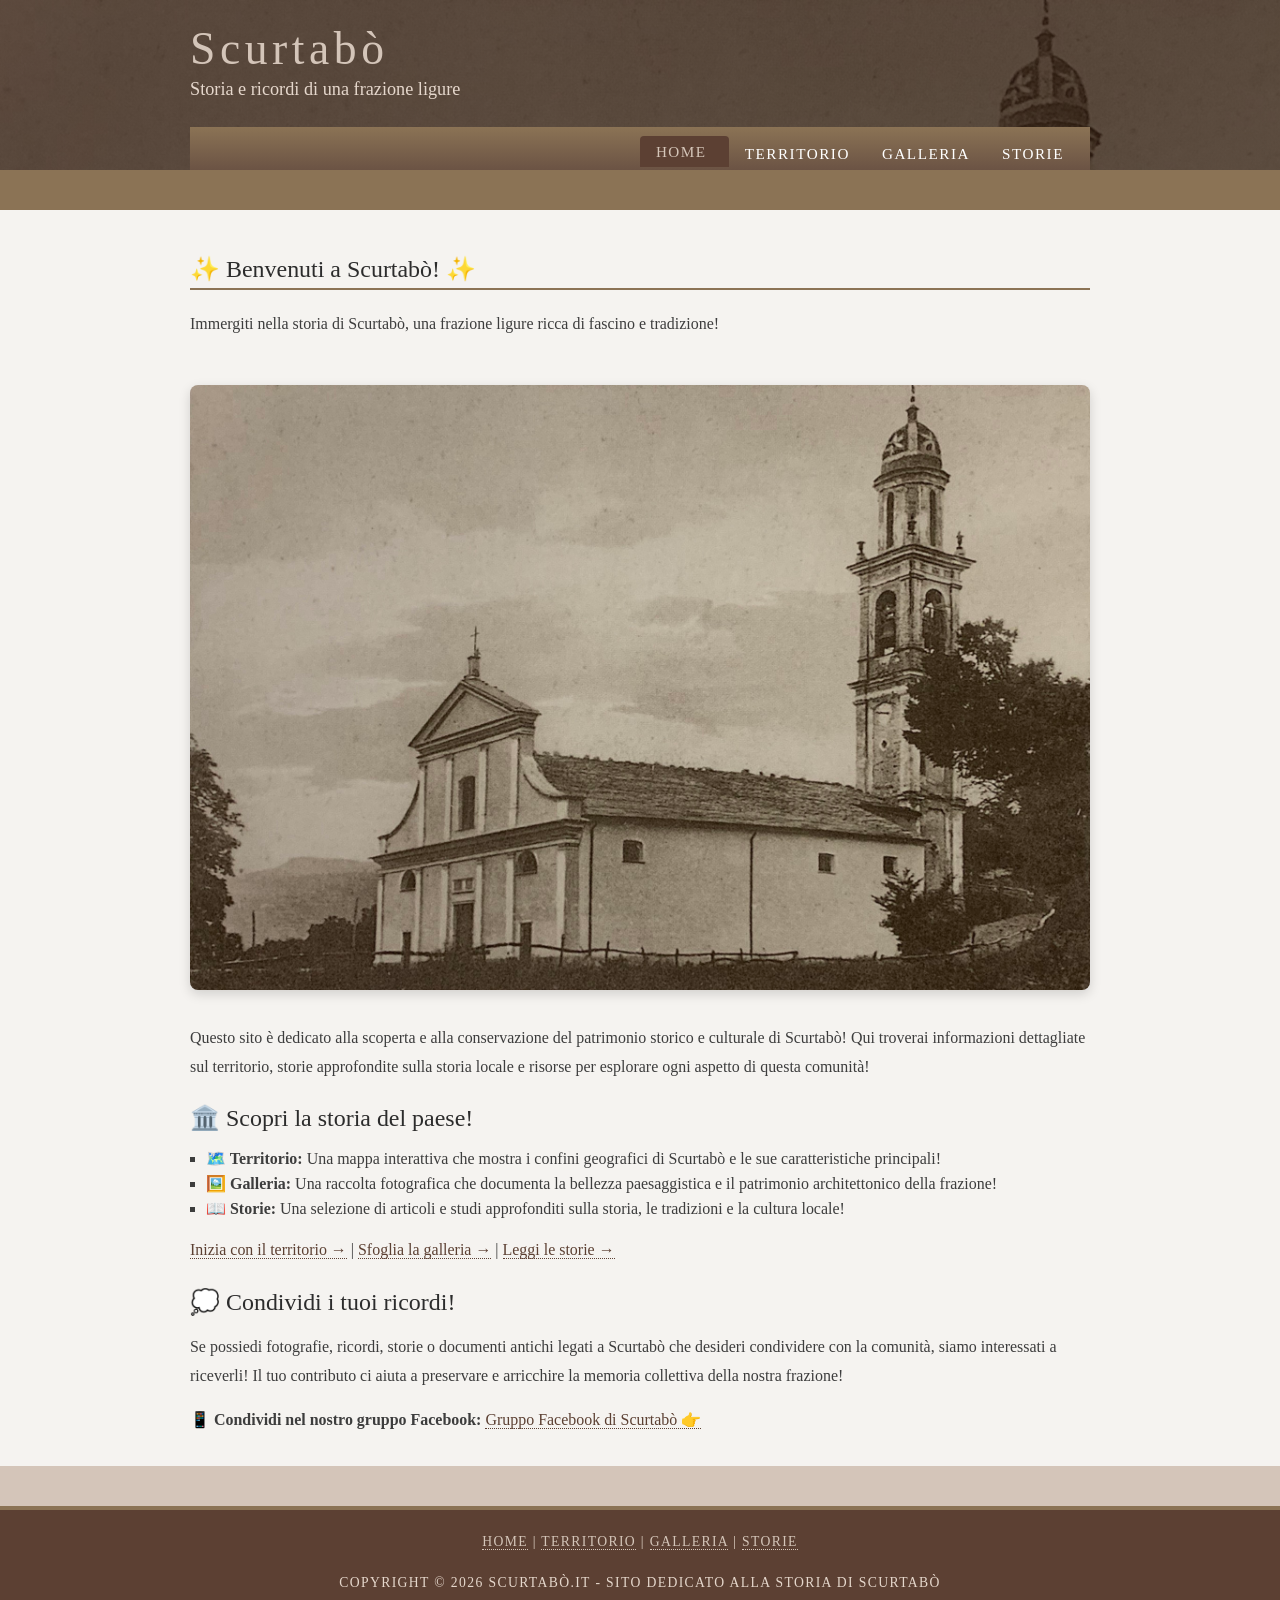
<file: index.html>
<!DOCTYPE HTML>
<html lang="it">

<head>
  <title>Scurtabò - Storia e ricordi</title>
  <meta charset="UTF-8">
  <meta name="viewport" content="width=device-width, initial-scale=1.0">
  <meta name="description" content="Scopri la storia, le tradizioni e il territorio di Scurtabò, una frazione ligure ricca di cultura e fascino." />
  <meta name="keywords" content="Scurtabò, Liguria, storia, territorio, tradizioni" />
  <link rel="stylesheet" type="text/css" href="style.css" />
  
  <!-- Favicon -->
  <link rel="icon" type="image/x-icon" href="favicon.ico">
  <link rel="icon" type="image/png" sizes="16x16" href="favicon-16x16.png">
  <link rel="icon" type="image/png" sizes="32x32" href="favicon-32x32.png">
  <link rel="apple-touch-icon" href="apple-touch-icon.png">
  <link rel="manifest" href="site.webmanifest">
</head>

<body>
  <div id="main">
    <div id="header">
      <div id="logo">
        <div id="logo_text">
          <h1><a href="index.html">Scurtab<span class="logo_colour">ò</span></a></h1>
          <h2>Storia e ricordi di una frazione ligure</h2>
        </div>
      </div>
      <div id="menubar">
        <ul id="menu">
          <li class="selected"><a href="index.html">Home</a></li>
          <li><a href="territorio.html">Territorio</a></li>
          <li><a href="galleria.html">Galleria</a></li>
          <li><a href="storie/index.html">Storie</a></li>
        </ul>
      </div>
    </div>
    <div id="content_header"></div>
    <div id="site_content">
      <div id="content">
        <h1>✨ Benvenuti a Scurtabò! ✨</h1>
        <p>Immergiti nella storia di Scurtabò, una frazione ligure ricca di fascino e tradizione!</p>
        
        <div style="text-align: center; margin: 30px 0;">
          <img src="images/foto-chiesa_ridotta.jpg" alt="Chiesa di Scurtabò" style="max-width: 100%; height: auto; border-radius: 8px; box-shadow: 0 4px 12px rgba(0,0,0,0.15);">
        </div>
        
        <p>Questo sito è dedicato alla scoperta e alla conservazione del patrimonio storico e culturale di Scurtabò! Qui troverai informazioni dettagliate sul territorio, storie approfondite sulla storia locale e risorse per esplorare ogni aspetto di questa comunità!</p>
        
        <h2>🏛️ Scopri la storia del paese!</h2>
        <ul>
          <li><strong>🗺️ Territorio:</strong> Una mappa interattiva che mostra i confini geografici di Scurtabò e le sue caratteristiche principali!</li>
          <li><strong>🖼️ Galleria:</strong> Una raccolta fotografica che documenta la bellezza paesaggistica e il patrimonio architettonico della frazione!</li>
          <li><strong>📖 Storie:</strong> Una selezione di articoli e studi approfonditi sulla storia, le tradizioni e la cultura locale!</li>
        </ul>
        <p><a href="territorio.html">Inizia con il territorio →</a> | <a href="galleria.html">Sfoglia la galleria →</a> | <a href="storie/index.html">Leggi le storie →</a></p>
        
        <h2>💭 Condividi i tuoi ricordi!</h2>
        <p>Se possiedi fotografie, ricordi, storie o documenti antichi legati a Scurtabò che desideri condividere con la comunità, siamo interessati a riceverli! Il tuo contributo ci aiuta a preservare e arricchire la memoria collettiva della nostra frazione!</p>
        <p><strong>📱 Condividi nel nostro gruppo Facebook:</strong> <a href="https://www.facebook.com/share/g/1ajuWwCtbT/?mibextid=wwXIfr" target="_blank">Gruppo Facebook di Scurtabò 👉</a></p>
      </div>
    </div>
    <div id="content_footer"></div>
    <div id="footer">
      <p><a href="index.html">Home</a> | <a href="territorio.html">Territorio</a> | <a href="galleria.html">Galleria</a> | <a href="storie/index.html">Storie</a></p>
      <p>Copyright © 2026 Scurtabò.it - Sito dedicato alla storia di Scurtabò</p>
    </div>
  </div>
</body>

</html>
</file>
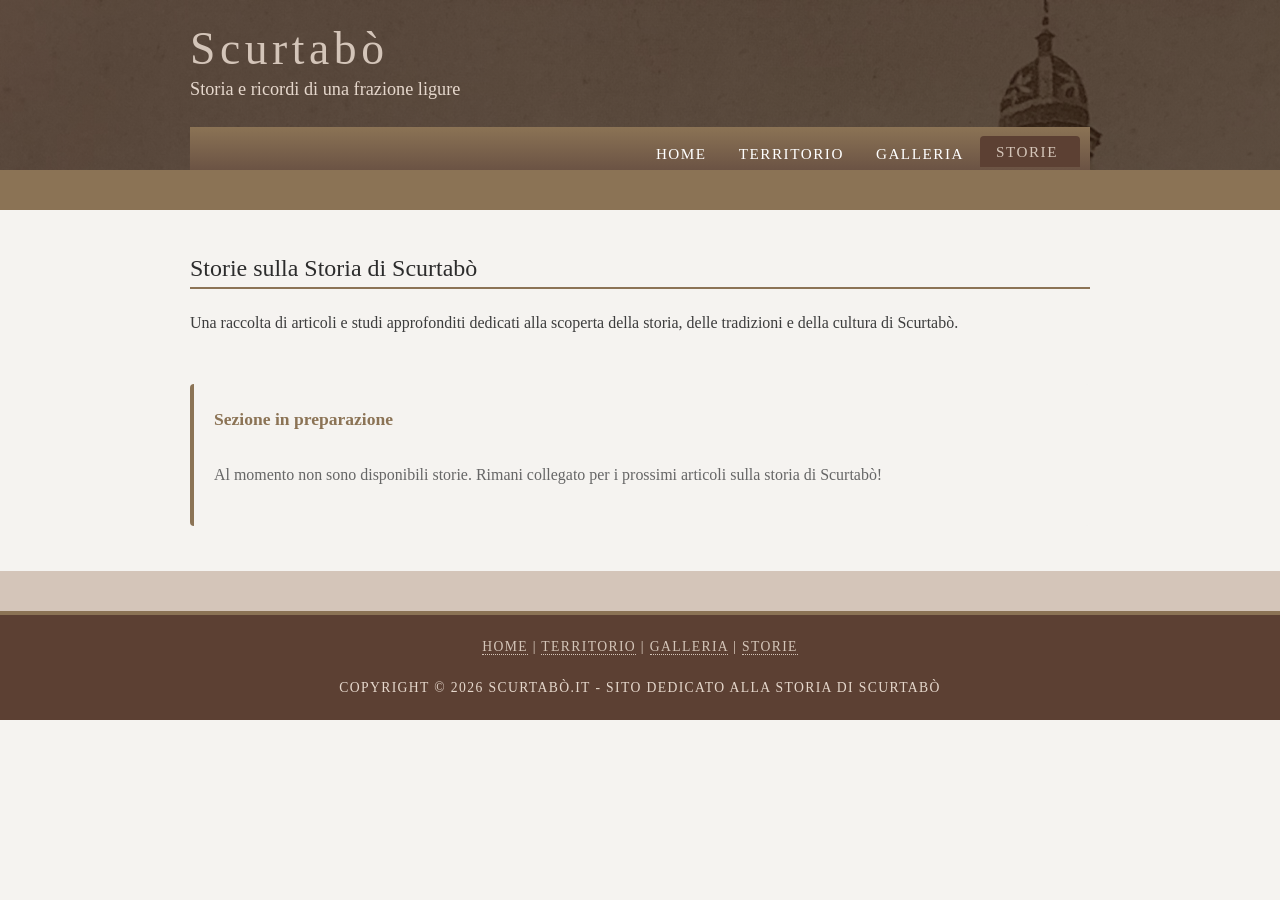
<file: saggi/index.html>
<!DOCTYPE HTML>
<html lang="it">
<head>
    <meta charset="UTF-8">
    <meta name="viewport" content="width=device-width, initial-scale=1.0">
    <title>Storie – Scurtabò</title>
    <link rel="stylesheet" type="text/css" href="../style.css" />
    
    <!-- Favicon -->
    <link rel="icon" type="image/x-icon" href="../favicon.ico">
    <link rel="icon" type="image/png" sizes="16x16" href="../favicon-16x16.png">
    <link rel="icon" type="image/png" sizes="32x32" href="../favicon-32x32.png">
    <link rel="apple-touch-icon" href="../apple-touch-icon.png">
    <link rel="manifest" href="../site.webmanifest">
</head>

<body>
  <div id="main">
    <div id="header">
      <div id="logo">
        <div id="logo_text">
          <h1><a href="../index.html">Scurtab<span class="logo_colour">ò</span></a></h1>
          <h2>Storia e ricordi di una frazione ligure</h2>
        </div>
      </div>
      <div id="menubar">
        <ul id="menu">
          <li><a href="../index.html">Home</a></li>
          <li><a href="../territorio.html">Territorio</a></li>
          <li><a href="../galleria.html">Galleria</a></li>
          <li class="selected"><a href="index.html">Storie</a></li>
        </ul>
      </div>
    </div>
    <div id="content_header"></div>
    <div id="site_content">
      <div id="content">
        <h1>Storie sulla Storia di Scurtabò</h1>
        <p>Una raccolta di articoli e studi approfonditi dedicati alla scoperta della storia, delle tradizioni e della cultura di Scurtabò.</p>
        
        <div style="background: #F5F3F0; border-left: 4px solid #8B7355; padding: 20px; margin: 30px 0; border-radius: 4px;">
          <p style="color: #8B7355; font-size: 1.1em; margin: 0;"><strong>Sezione in preparazione</strong></p>
          <p style="margin: 10px 0 0 0; color: #666;">Al momento non sono disponibili storie. Rimani collegato per i prossimi articoli sulla storia di Scurtabò!</p>
        </div>
      </div>
    </div>
    <div id="content_footer"></div>
    <div id="footer">
      <p><a href="../index.html">Home</a> | <a href="../territorio.html">Territorio</a> | <a href="../galleria.html">Galleria</a> | <a href="index.html">Storie</a></p>
      <p>Copyright © 2026 Scurtabò.it - Sito dedicato alla storia di Scurtabò</p>
    </div>
  </div>
</body>

</html>
</file>
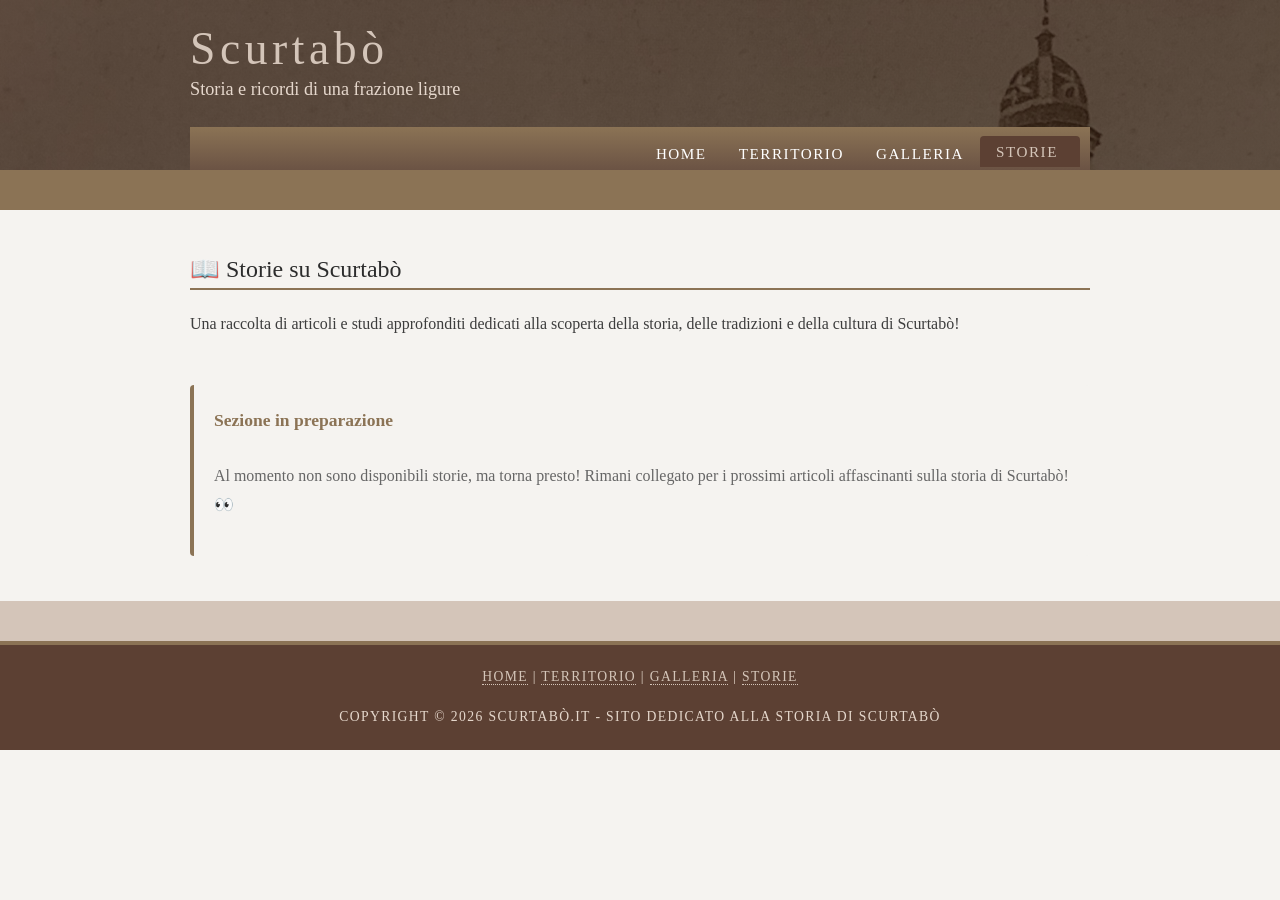
<file: storie/index.html>
<!DOCTYPE HTML>
<html lang="it">
<head>
    <meta charset="UTF-8">
    <meta name="viewport" content="width=device-width, initial-scale=1.0">
    <title>Storie – Scurtabò</title>
    <link rel="stylesheet" type="text/css" href="../style.css" />
    
    <!-- Favicon -->
    <link rel="icon" type="image/x-icon" href="../favicon.ico">
    <link rel="icon" type="image/png" sizes="16x16" href="../favicon-16x16.png">
    <link rel="icon" type="image/png" sizes="32x32" href="../favicon-32x32.png">
    <link rel="apple-touch-icon" href="../apple-touch-icon.png">
    <link rel="manifest" href="../site.webmanifest">
</head>

<body>
  <div id="main">
    <div id="header">
      <div id="logo">
        <div id="logo_text">
          <h1><a href="../index.html">Scurtab<span class="logo_colour">ò</span></a></h1>
          <h2>Storia e ricordi di una frazione ligure</h2>
        </div>
      </div>
      <div id="menubar">
        <ul id="menu">
          <li><a href="../index.html">Home</a></li>
          <li><a href="../territorio.html">Territorio</a></li>
          <li><a href="../galleria.html">Galleria</a></li>
          <li class="selected"><a href="index.html">Storie</a></li>
        </ul>
      </div>
    </div>
    <div id="content_header"></div>
    <div id="site_content">
      <div id="content">
        <h1>📖 Storie su Scurtabò</h1>
        <p>Una raccolta di articoli e studi approfonditi dedicati alla scoperta della storia, delle tradizioni e della cultura di Scurtabò!</p>
        
        <div style="background: #F5F3F0; border-left: 4px solid #8B7355; padding: 20px; margin: 30px 0; border-radius: 4px;">
          <p style="color: #8B7355; font-size: 1.1em; margin: 0;"><strong>Sezione in preparazione</strong></p>
          <p style="margin: 10px 0 0 0; color: #666;">Al momento non sono disponibili storie, ma torna presto! Rimani collegato per i prossimi articoli affascinanti sulla storia di Scurtabò! 👀</p>
        </div>
      </div>
    </div>
    <div id="content_footer"></div>
    <div id="footer">
      <p><a href="../index.html">Home</a> | <a href="../territorio.html">Territorio</a> | <a href="../galleria.html">Galleria</a> | <a href="index.html">Storie</a></p>
      <p>Copyright © 2026 Scurtabò.it - Sito dedicato alla storia di Scurtabò</p>
    </div>
  </div>
</body>

</html>
</file>
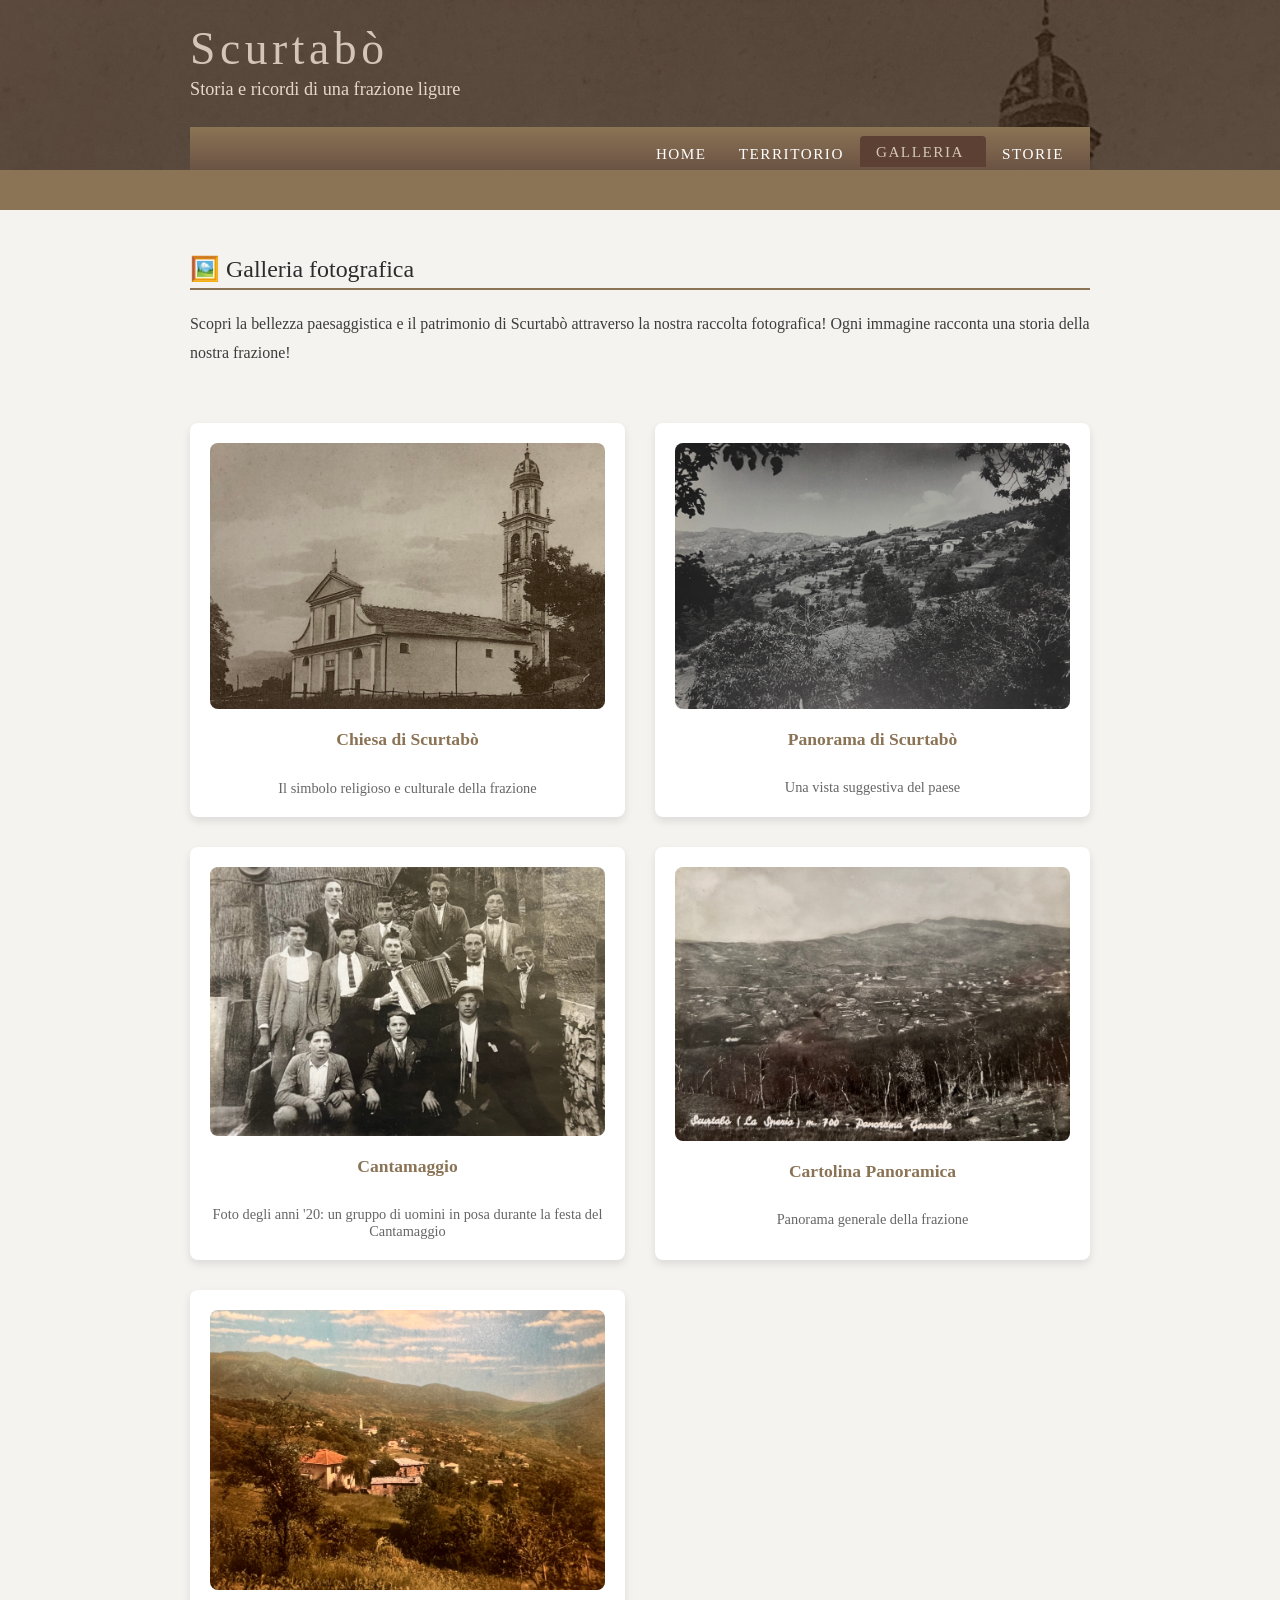
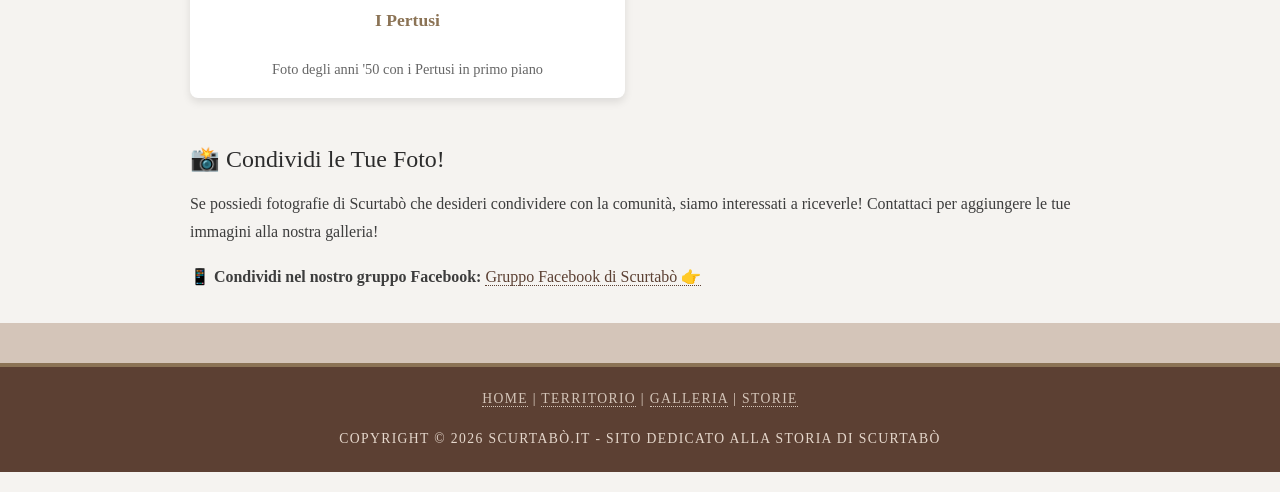
<file: galleria.html>
<!DOCTYPE HTML>
<html lang="it">
<head>
    <meta charset="UTF-8">
    <meta name="viewport" content="width=device-width, initial-scale=1.0">
    <title>Galleria – Scurtabò</title>
    <link rel="stylesheet" type="text/css" href="style.css" />
    
    <!-- Favicon -->
    <link rel="icon" type="image/x-icon" href="favicon.ico">
    <link rel="icon" type="image/png" sizes="16x16" href="favicon-16x16.png">
    <link rel="icon" type="image/png" sizes="32x32" href="favicon-32x32.png">
    <link rel="apple-touch-icon" href="apple-touch-icon.png">
    <link rel="manifest" href="site.webmanifest">
    <style>
        .gallery-container {
            display: grid;
            grid-template-columns: repeat(auto-fit, minmax(300px, 1fr));
            gap: 30px;
            margin: 40px 0;
        }
        
        .gallery-item {
            text-align: center;
            background: white;
            padding: 20px;
            border-radius: 8px;
            box-shadow: 0 4px 8px rgba(0,0,0,0.1);
            transition: transform 0.3s ease, box-shadow 0.3s ease;
        }
        
        .gallery-item:hover {
            transform: translateY(-5px);
            box-shadow: 0 8px 16px rgba(0,0,0,0.2);
        }
        
        .gallery-item img {
            width: 100%;
            height: auto;
            border-radius: 8px;
            display: block;
        }
        
        .gallery-item p {
            margin-top: 15px;
            color: #8B7355;
            font-weight: bold;
            font-size: 1.1em;
        }
        
        .gallery-item .description {
            font-size: 0.9em;
            color: #666;
            margin-top: 8px;
            font-weight: normal;
        }
    </style>
</head>

<body>
  <div id="main">
    <div id="header">
      <div id="logo">
        <div id="logo_text">
          <h1><a href="index.html">Scurtab<span class="logo_colour">ò</span></a></h1>
          <h2>Storia e ricordi di una frazione ligure</h2>
        </div>
      </div>
      <div id="menubar">
        <ul id="menu">
          <li><a href="index.html">Home</a></li>
          <li><a href="territorio.html">Territorio</a></li>
          <li class="selected"><a href="galleria.html">Galleria</a></li>
          <li><a href="storie/index.html">Storie</a></li>
        </ul>
      </div>
    </div>
    <div id="content_header"></div>
    <div id="site_content">
      <div id="content">
        <h1>🖼️ Galleria fotografica</h1>
        <p>Scopri la bellezza paesaggistica e il patrimonio di Scurtabò attraverso la nostra raccolta fotografica! Ogni immagine racconta una storia della nostra frazione!</p>
        
        <div class="gallery-container">
          <div class="gallery-item">
            <img src="images/foto-chiesa_ridotta.jpg" alt="Chiesa di Scurtabò">
            <p>Chiesa di Scurtabò</p>
            <div class="description">Il simbolo religioso e culturale della frazione</div>
          </div>
          
          <div class="gallery-item">
            <img src="images/foto-panorama_ridotta.jpg" alt="Panorama di Scurtabò">
            <p>Panorama di Scurtabò</p>
            <div class="description">Una vista suggestiva del paese</div>
          </div>
          
          <div class="gallery-item">
            <img src="images/cantamaggio_ridotta.jpg" alt="Cantamaggio">
            <p>Cantamaggio</p>
            <div class="description">Foto degli anni '20: un gruppo di uomini in posa durante la festa del Cantamaggio</div>
          </div>
          
          <div class="gallery-item">
            <img src="images/cartolina_ridotta.jpg" alt="Cartolina di Scurtabò">
            <p>Cartolina Panoramica</p>
            <div class="description">Panorama generale della frazione</div>
          </div>
          
          <div class="gallery-item">
            <img src="images/perpetua_ridotta.jpg" alt="I Pertusi negli anni '50">
            <p>I Pertusi</p>
            <div class="description">Foto degli anni '50 con i Pertusi in primo piano</div>
          </div>
        </div>
        
        <h2>📸 Condividi le Tue Foto!</h2>
        <p>Se possiedi fotografie di Scurtabò che desideri condividere con la comunità, siamo interessati a riceverle! Contattaci per aggiungere le tue immagini alla nostra galleria!</p>
        <p><strong>📱 Condividi nel nostro gruppo Facebook:</strong> <a href="https://www.facebook.com/share/g/1ajuWwCtbT/?mibextid=wwXIfr" target="_blank">Gruppo Facebook di Scurtabò 👉</a></p>
      </div>
    </div>
    <div id="content_footer"></div>
    <div id="footer">
      <p><a href="index.html">Home</a> | <a href="territorio.html">Territorio</a> | <a href="galleria.html">Galleria</a> | <a href="storie/index.html">Storie</a></p>
      <p>Copyright © 2026 Scurtabò.it - Sito dedicato alla storia di Scurtabò</p>
    </div>
  </div>
</body>

</html>
</file>
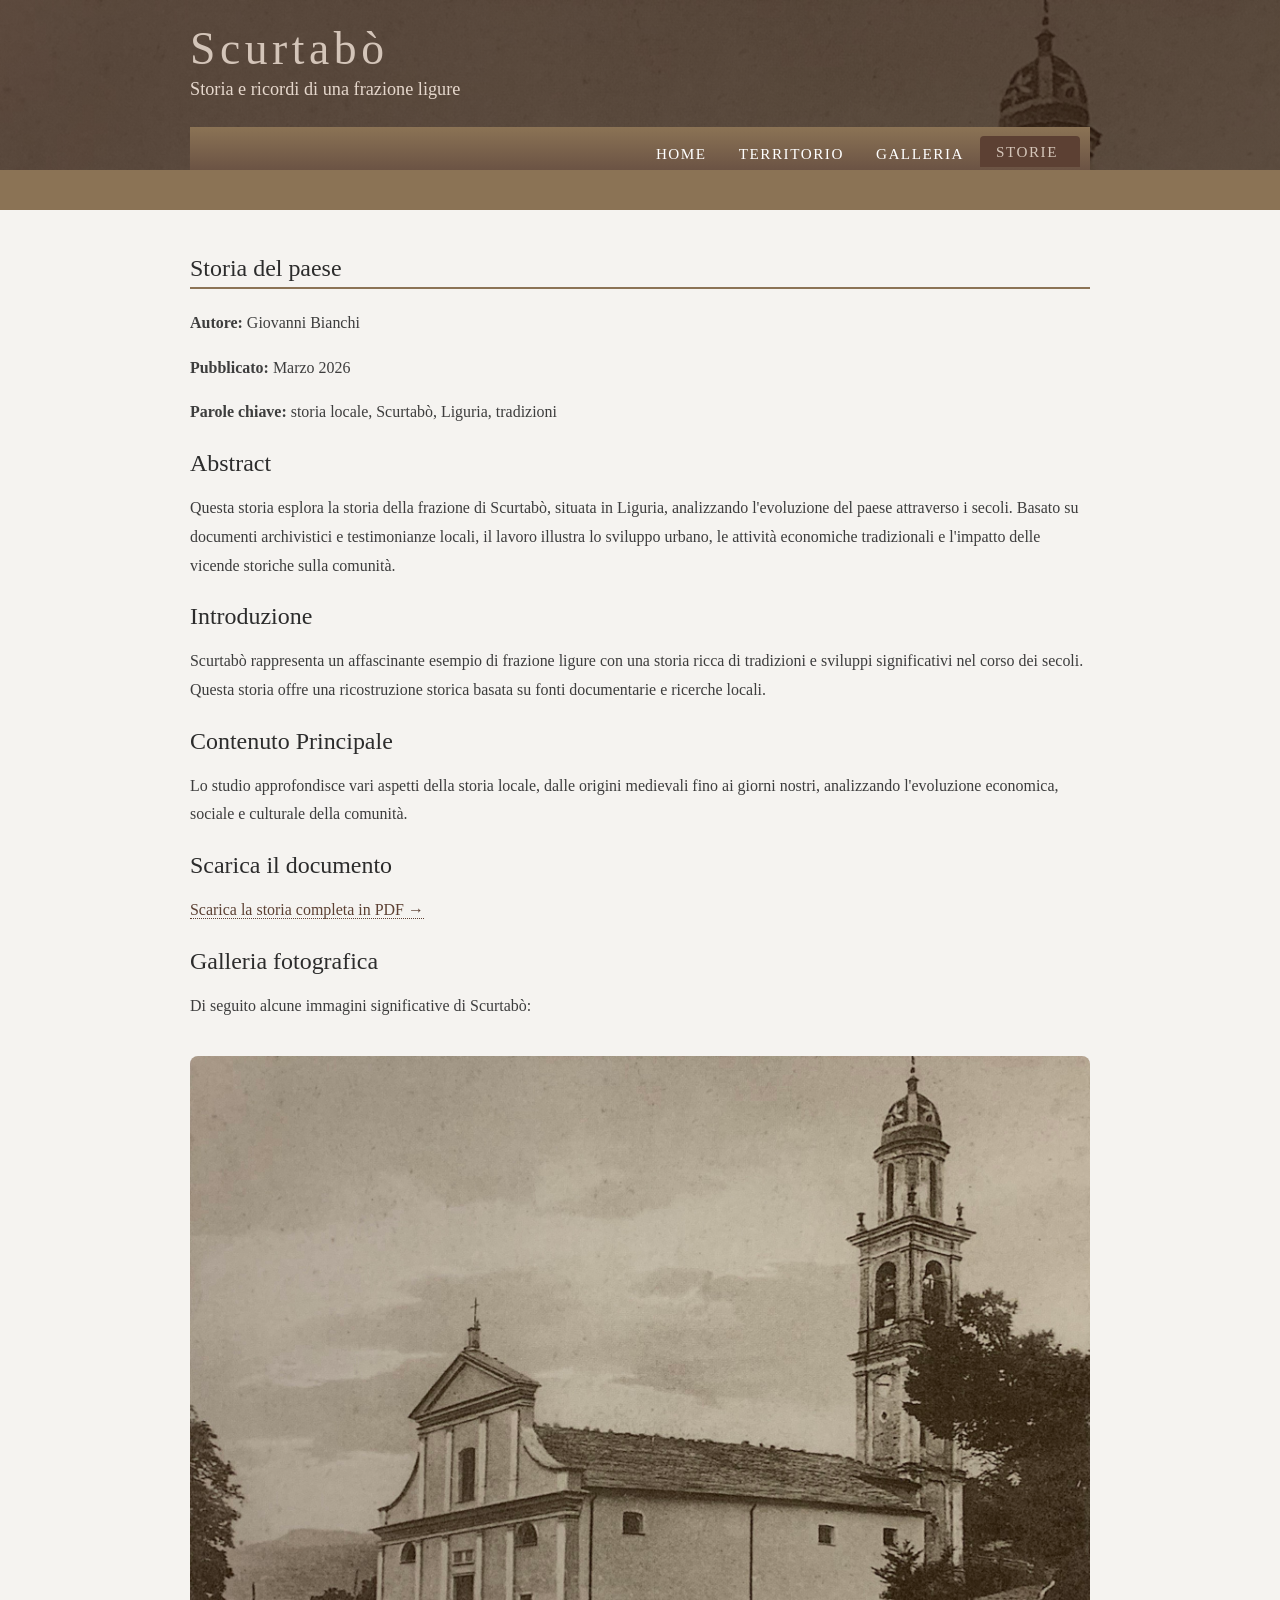
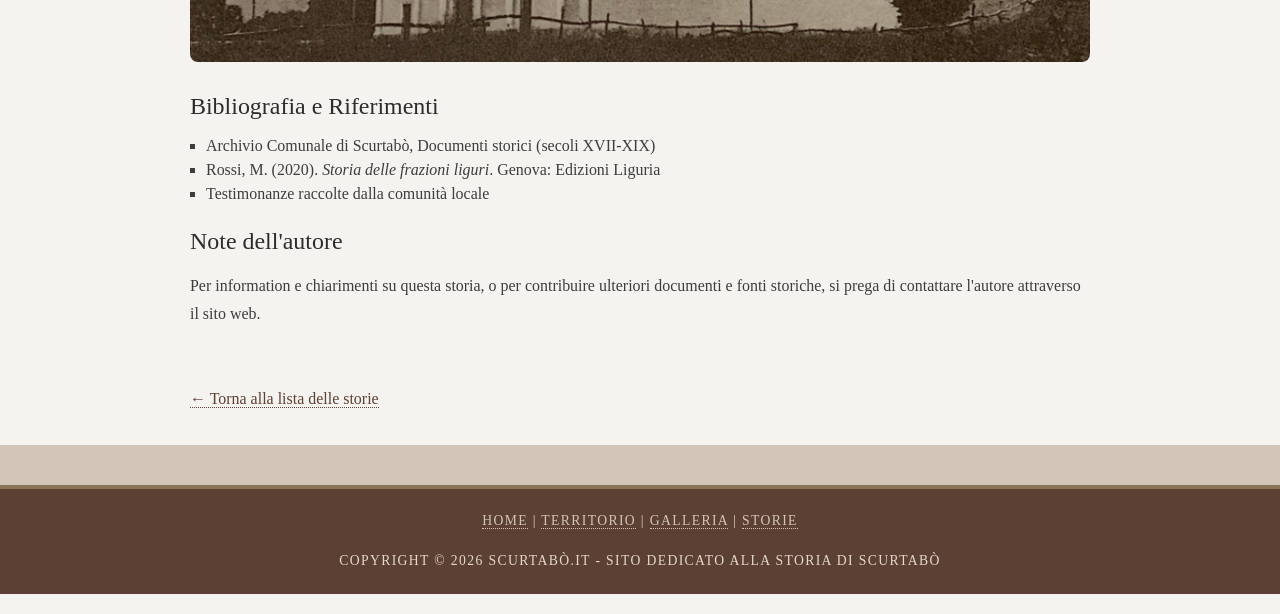
<file: saggi/saggio1.html>
<!DOCTYPE HTML>
<html lang="it">
<head>
    <meta charset="UTF-8">
    <meta name="viewport" content="width=device-width, initial-scale=1.0">
    <title>Storia 1 – Scurtabò</title>
    <link rel="stylesheet" type="text/css" href="../style.css" />
    
    <!-- Favicon -->
    <link rel="icon" type="image/x-icon" href="../favicon.ico">
    <link rel="icon" type="image/png" sizes="16x16" href="../favicon-16x16.png">
    <link rel="icon" type="image/png" sizes="32x32" href="../favicon-32x32.png">
    <link rel="apple-touch-icon" href="../apple-touch-icon.png">
    <link rel="manifest" href="../site.webmanifest">
</head>

<body>
  <div id="main">
    <div id="header">
      <div id="logo">
        <div id="logo_text">
          <h1><a href="../index.html">Scurtab<span class="logo_colour">ò</span></a></h1>
          <h2>Storia e ricordi di una frazione ligure</h2>
        </div>
      </div>
      <div id="menubar">
        <ul id="menu">
          <li><a href="../index.html">Home</a></li>
          <li><a href="../territorio.html">Territorio</a></li>
          <li><a href="../galleria.html">Galleria</a></li>
          <li class="selected"><a href="index.html">Storie</a></li>
        </ul>
      </div>
    </div>
    <div id="content_header"></div>
    <div id="site_content">
      <div id="content">
        <h1>Storia del paese</h1>
        <p><strong>Autore:</strong> Giovanni Bianchi</p>
        <p><strong>Pubblicato:</strong> Marzo 2026</p>
        <p><strong>Parole chiave:</strong> storia locale, Scurtabò, Liguria, tradizioni</p>
        
        <h2>Abstract</h2>
        <p>Questa storia esplora la storia della frazione di Scurtabò, situata in Liguria, analizzando l'evoluzione del paese attraverso i secoli. Basato su documenti archivistici e testimonianze locali, il lavoro illustra lo sviluppo urbano, le attività economiche tradizionali e l'impatto delle vicende storiche sulla comunità.</p>
        
        <h2>Introduzione</h2>
        <p>Scurtabò rappresenta un affascinante esempio di frazione ligure con una storia ricca di tradizioni e sviluppi significativi nel corso dei secoli. Questa storia offre una ricostruzione storica basata su fonti documentarie e ricerche locali.</p>
        
        <h2>Contenuto Principale</h2>
        <p>Lo studio approfondisce vari aspetti della storia locale, dalle origini medievali fino ai giorni nostri, analizzando l'evoluzione economica, sociale e culturale della comunità.</p>
        
        <h2>Scarica il documento</h2>
        <p><a href="../pdf/saggio1.pdf" target="_blank">Scarica la storia completa in PDF →</a></p>
        
        <h2>Galleria fotografica</h2>
        <p>Di seguito alcune immagini significative di Scurtabò:</p>
        <div class="sidebar-image">
          <img src="../images/foto-chiesa_ridotta.jpg" alt="Foto Chiesa" style="max-width: 100%; height: auto; margin: 20px 0; border-radius: 8px;">
        </div>
        
        <h2>Bibliografia e Riferimenti</h2>
        <ul>
          <li>Archivio Comunale di Scurtabò, Documenti storici (secoli XVII-XIX)</li>
          <li>Rossi, M. (2020). <em>Storia delle frazioni liguri</em>. Genova: Edizioni Liguria</li>
          <li>Testimonanze raccolte dalla comunità locale</li>
        </ul>
        
        <h2>Note dell'autore</h2>
        <p>Per information e chiarimenti su questa storia, o per contribuire ulteriori documenti e fonti storiche, si prega di contattare l'autore attraverso il sito web.</p>
        
        <p style="margin-top: 40px;"><a href="index.html">← Torna alla lista delle storie</a></p>
      </div>
    </div>
    <div id="content_footer"></div>
    <div id="footer">
      <p><a href="../index.html">Home</a> | <a href="../territorio.html">Territorio</a> | <a href="../galleria.html">Galleria</a> | <a href="index.html">Storie</a></p>
      <p>Copyright © 2026 Scurtabò.it - Sito dedicato alla storia di Scurtabò</p>
    </div>
  </div>
</body>

</html>
</file>
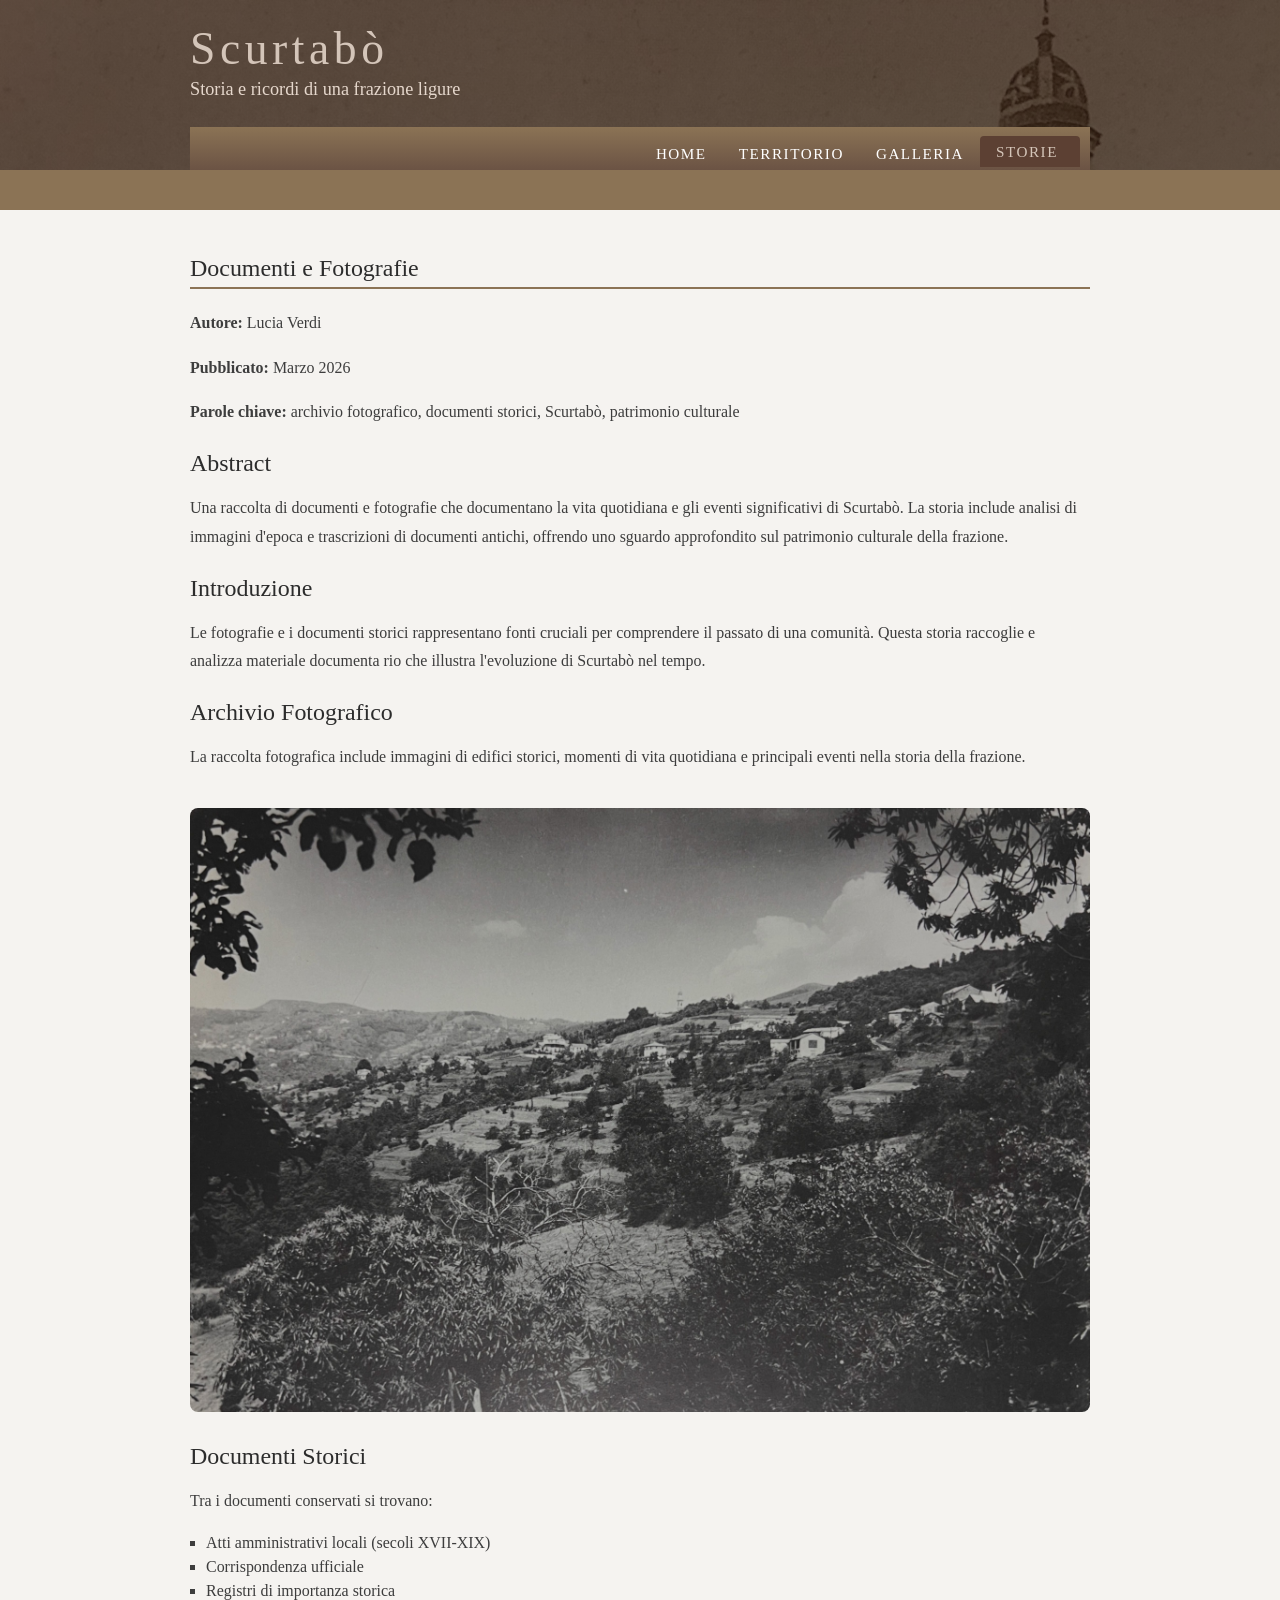
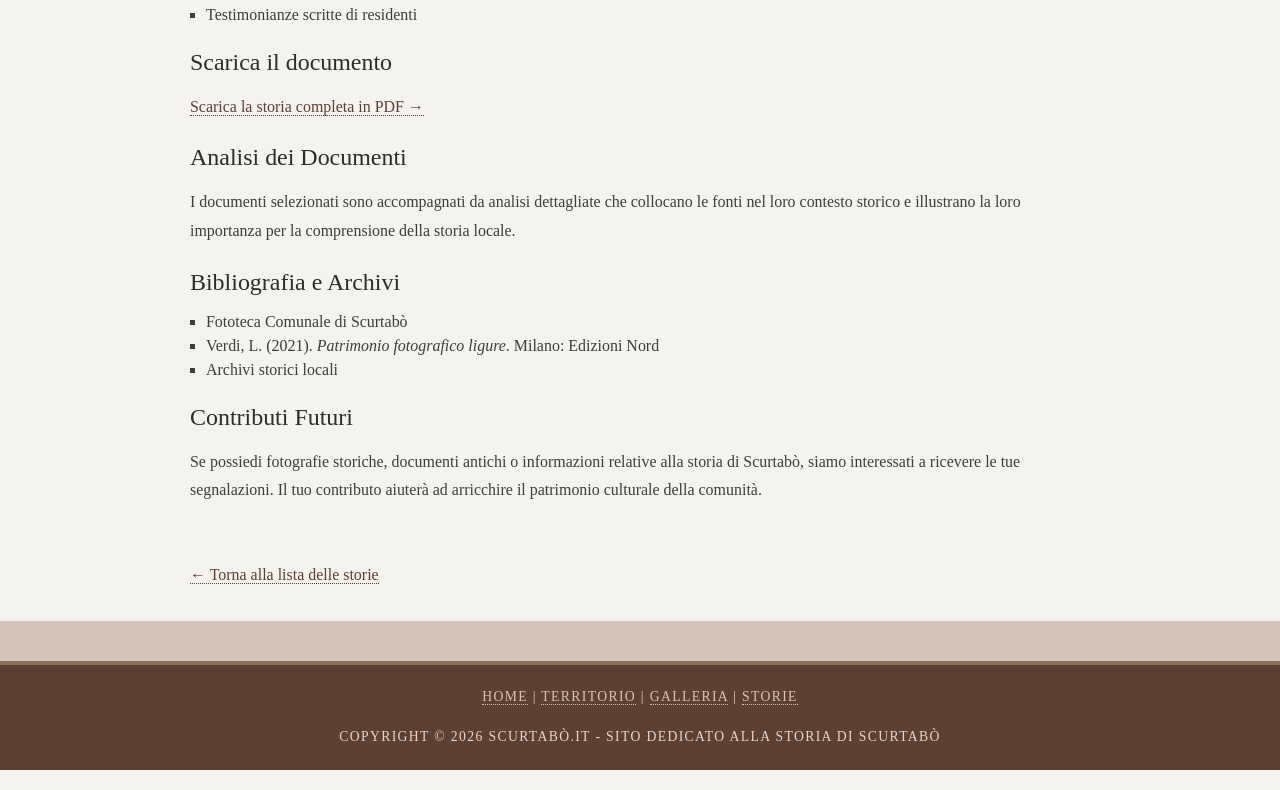
<file: saggi/saggio2.html>
<!DOCTYPE HTML>
<html lang="it">
<head>
    <meta charset="UTF-8">
    <meta name="viewport" content="width=device-width, initial-scale=1.0">
    <title>Storia 2 – Scurtabò</title>
    <link rel="stylesheet" type="text/css" href="../style.css" />
    
    <!-- Favicon -->
    <link rel="icon" type="image/x-icon" href="../favicon.ico">
    <link rel="icon" type="image/png" sizes="16x16" href="../favicon-16x16.png">
    <link rel="icon" type="image/png" sizes="32x32" href="../favicon-32x32.png">
    <link rel="apple-touch-icon" href="../apple-touch-icon.png">
    <link rel="manifest" href="../site.webmanifest">
</head>

<body>
  <div id="main">
    <div id="header">
      <div id="logo">
        <div id="logo_text">
          <h1><a href="../index.html">Scurtab<span class="logo_colour">ò</span></a></h1>
          <h2>Storia e ricordi di una frazione ligure</h2>
        </div>
      </div>
      <div id="menubar">
        <ul id="menu">
          <li><a href="../index.html">Home</a></li>
          <li><a href="../territorio.html">Territorio</a></li>
          <li><a href="../galleria.html">Galleria</a></li>
          <li class="selected"><a href="index.html">Storie</a></li>
        </ul>
      </div>
    </div>
    <div id="content_header"></div>
    <div id="site_content">
      <div id="content">
        <h1>Documenti e Fotografie</h1>
        <p><strong>Autore:</strong> Lucia Verdi</p>
        <p><strong>Pubblicato:</strong> Marzo 2026</p>
        <p><strong>Parole chiave:</strong> archivio fotografico, documenti storici, Scurtabò, patrimonio culturale</p>
        
        <h2>Abstract</h2>
        <p>Una raccolta di documenti e fotografie che documentano la vita quotidiana e gli eventi significativi di Scurtabò. La storia include analisi di immagini d'epoca e trascrizioni di documenti antichi, offrendo uno sguardo approfondito sul patrimonio culturale della frazione.</p>
        
        <h2>Introduzione</h2>
        <p>Le fotografie e i documenti storici rappresentano fonti cruciali per comprendere il passato di una comunità. Questa storia raccoglie e analizza materiale documenta rio che illustra l'evoluzione di Scurtabò nel tempo.</p>
        
        <h2>Archivio Fotografico</h2>
        <p>La raccolta fotografica include immagini di edifici storici, momenti di vita quotidiana e principali eventi nella storia della frazione.</p>
        
        <div class="sidebar-image">
          <img src="../images/foto-panorama_ridotta.jpg" alt="Foto Panorama" style="max-width: 100%; height: auto; margin: 20px 0; border-radius: 8px;">
        </div>
        
        <h2>Documenti Storici</h2>
        <p>Tra i documenti conservati si trovano:</p>
        <ul>
          <li>Atti amministrativi locali (secoli XVII-XIX)</li>
          <li>Corrispondenza ufficiale</li>
          <li>Registri di importanza storica</li>
          <li>Testimonianze scritte di residenti</li>
        </ul>
        
        <h2>Scarica il documento</h2>
        <p><a href="../pdf/saggio2.pdf" target="_blank">Scarica la storia completa in PDF →</a></p>
        
        <h2>Analisi dei Documenti</h2>
        <p>I documenti selezionati sono accompagnati da analisi dettagliate che collocano le fonti nel loro contesto storico e illustrano la loro importanza per la comprensione della storia locale.</p>
        
        <h2>Bibliografia e Archivi</h2>
        <ul>
          <li>Fototeca Comunale di Scurtabò</li>
          <li>Verdi, L. (2021). <em>Patrimonio fotografico ligure</em>. Milano: Edizioni Nord</li>
          <li>Archivi storici locali</li>
        </ul>
        
        <h2>Contributi Futuri</h2>
        <p>Se possiedi fotografie storiche, documenti antichi o informazioni relative alla storia di Scurtabò, siamo interessati a ricevere le tue segnalazioni. Il tuo contributo aiuterà ad arricchire il patrimonio culturale della comunità.</p>
        
        <p style="margin-top: 40px;"><a href="index.html">← Torna alla lista delle storie</a></p>
      </div>
    </div>
    <div id="content_footer"></div>
    <div id="footer">
      <p><a href="../index.html">Home</a> | <a href="../territorio.html">Territorio</a> | <a href="../galleria.html">Galleria</a> | <a href="index.html">Storie</a></p>
      <p>Copyright © 2026 Scurtabò.it - Sito dedicato alla storia di Scurtabò</p>
    </div>
  </div>
</body>

</html>
</file>
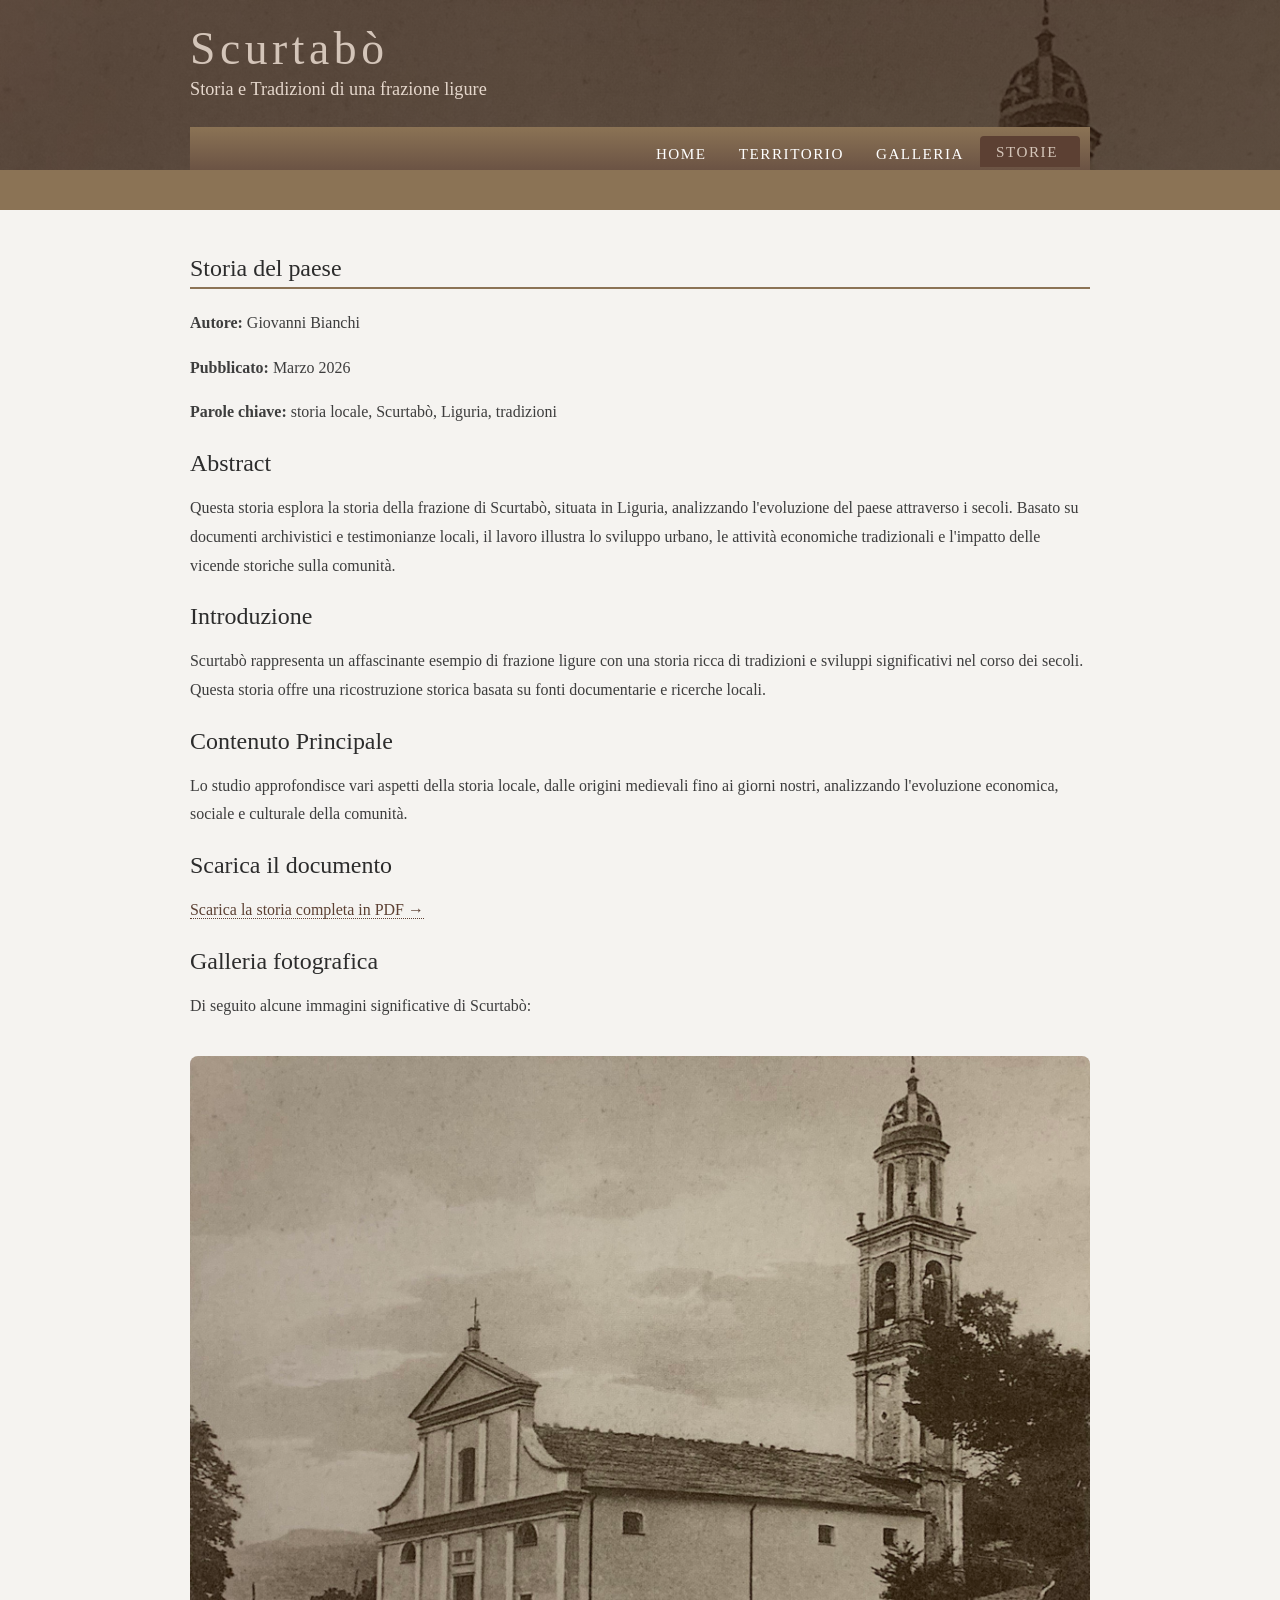
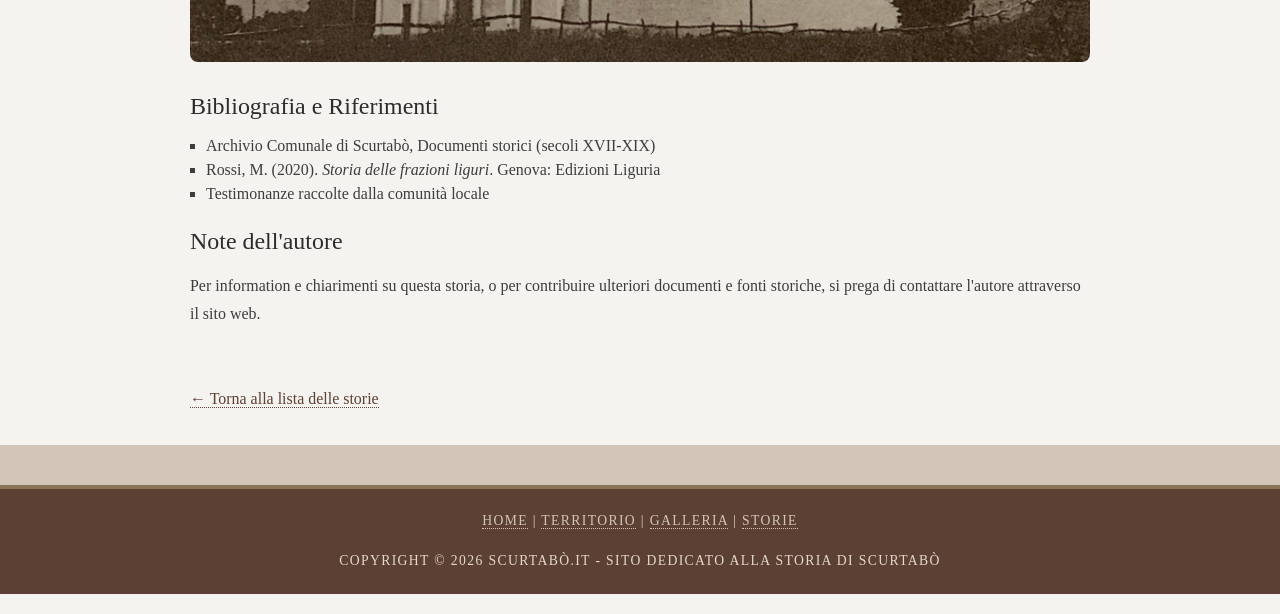
<file: storie/storia1.html>
<!DOCTYPE HTML>
<html lang="it">
<head>
    <meta charset="UTF-8">
    <meta name="viewport" content="width=device-width, initial-scale=1.0">
    <title>Storia 1 – Scurtabò</title>
    <link rel="stylesheet" type="text/css" href="../style.css" />
    
    <!-- Favicon -->
    <link rel="icon" type="image/x-icon" href="../favicon.ico">
    <link rel="icon" type="image/png" sizes="16x16" href="../favicon-16x16.png">
    <link rel="icon" type="image/png" sizes="32x32" href="../favicon-32x32.png">
    <link rel="apple-touch-icon" href="../apple-touch-icon.png">
    <link rel="manifest" href="../site.webmanifest">
</head>

<body>
  <div id="main">
    <div id="header">
      <div id="logo">
        <div id="logo_text">
          <h1><a href="../index.html">Scurtab<span class="logo_colour">ò</span></a></h1>
          <h2>Storia e Tradizioni di una frazione ligure</h2>
        </div>
      </div>
      <div id="menubar">
        <ul id="menu">
          <li><a href="../index.html">Home</a></li>
          <li><a href="../territorio.html">Territorio</a></li>
          <li><a href="../galleria.html">Galleria</a></li>
          <li class="selected"><a href="index.html">Storie</a></li>
        </ul>
      </div>
    </div>
    <div id="content_header"></div>
    <div id="site_content">
      <div id="content">
        <h1>Storia del paese</h1>
        <p><strong>Autore:</strong> Giovanni Bianchi</p>
        <p><strong>Pubblicato:</strong> Marzo 2026</p>
        <p><strong>Parole chiave:</strong> storia locale, Scurtabò, Liguria, tradizioni</p>
        
        <h2>Abstract</h2>
        <p>Questa storia esplora la storia della frazione di Scurtabò, situata in Liguria, analizzando l'evoluzione del paese attraverso i secoli. Basato su documenti archivistici e testimonianze locali, il lavoro illustra lo sviluppo urbano, le attività economiche tradizionali e l'impatto delle vicende storiche sulla comunità.</p>
        
        <h2>Introduzione</h2>
        <p>Scurtabò rappresenta un affascinante esempio di frazione ligure con una storia ricca di tradizioni e sviluppi significativi nel corso dei secoli. Questa storia offre una ricostruzione storica basata su fonti documentarie e ricerche locali.</p>
        
        <h2>Contenuto Principale</h2>
        <p>Lo studio approfondisce vari aspetti della storia locale, dalle origini medievali fino ai giorni nostri, analizzando l'evoluzione economica, sociale e culturale della comunità.</p>
        
        <h2>Scarica il documento</h2>
        <p><a href="../pdf/saggio1.pdf" target="_blank">Scarica la storia completa in PDF →</a></p>
        
        <h2>Galleria fotografica</h2>
        <p>Di seguito alcune immagini significative di Scurtabò:</p>
        <div class="sidebar-image">
          <img src="../images/foto-chiesa_ridotta.jpg" alt="Foto Chiesa" style="max-width: 100%; height: auto; margin: 20px 0; border-radius: 8px;">
        </div>
        
        <h2>Bibliografia e Riferimenti</h2>
        <ul>
          <li>Archivio Comunale di Scurtabò, Documenti storici (secoli XVII-XIX)</li>
          <li>Rossi, M. (2020). <em>Storia delle frazioni liguri</em>. Genova: Edizioni Liguria</li>
          <li>Testimonanze raccolte dalla comunità locale</li>
        </ul>
        
        <h2>Note dell'autore</h2>
        <p>Per information e chiarimenti su questa storia, o per contribuire ulteriori documenti e fonti storiche, si prega di contattare l'autore attraverso il sito web.</p>
        
        <p style="margin-top: 40px;"><a href="index.html">← Torna alla lista delle storie</a></p>
      </div>
    </div>
    <div id="content_footer"></div>
    <div id="footer">
      <p><a href="../index.html">Home</a> | <a href="../territorio.html">Territorio</a> | <a href="../galleria.html">Galleria</a> | <a href="index.html">Storie</a></p>
      <p>Copyright © 2026 Scurtabò.it - Sito dedicato alla storia di Scurtabò</p>
    </div>
  </div>
</body>

</html>
</file>
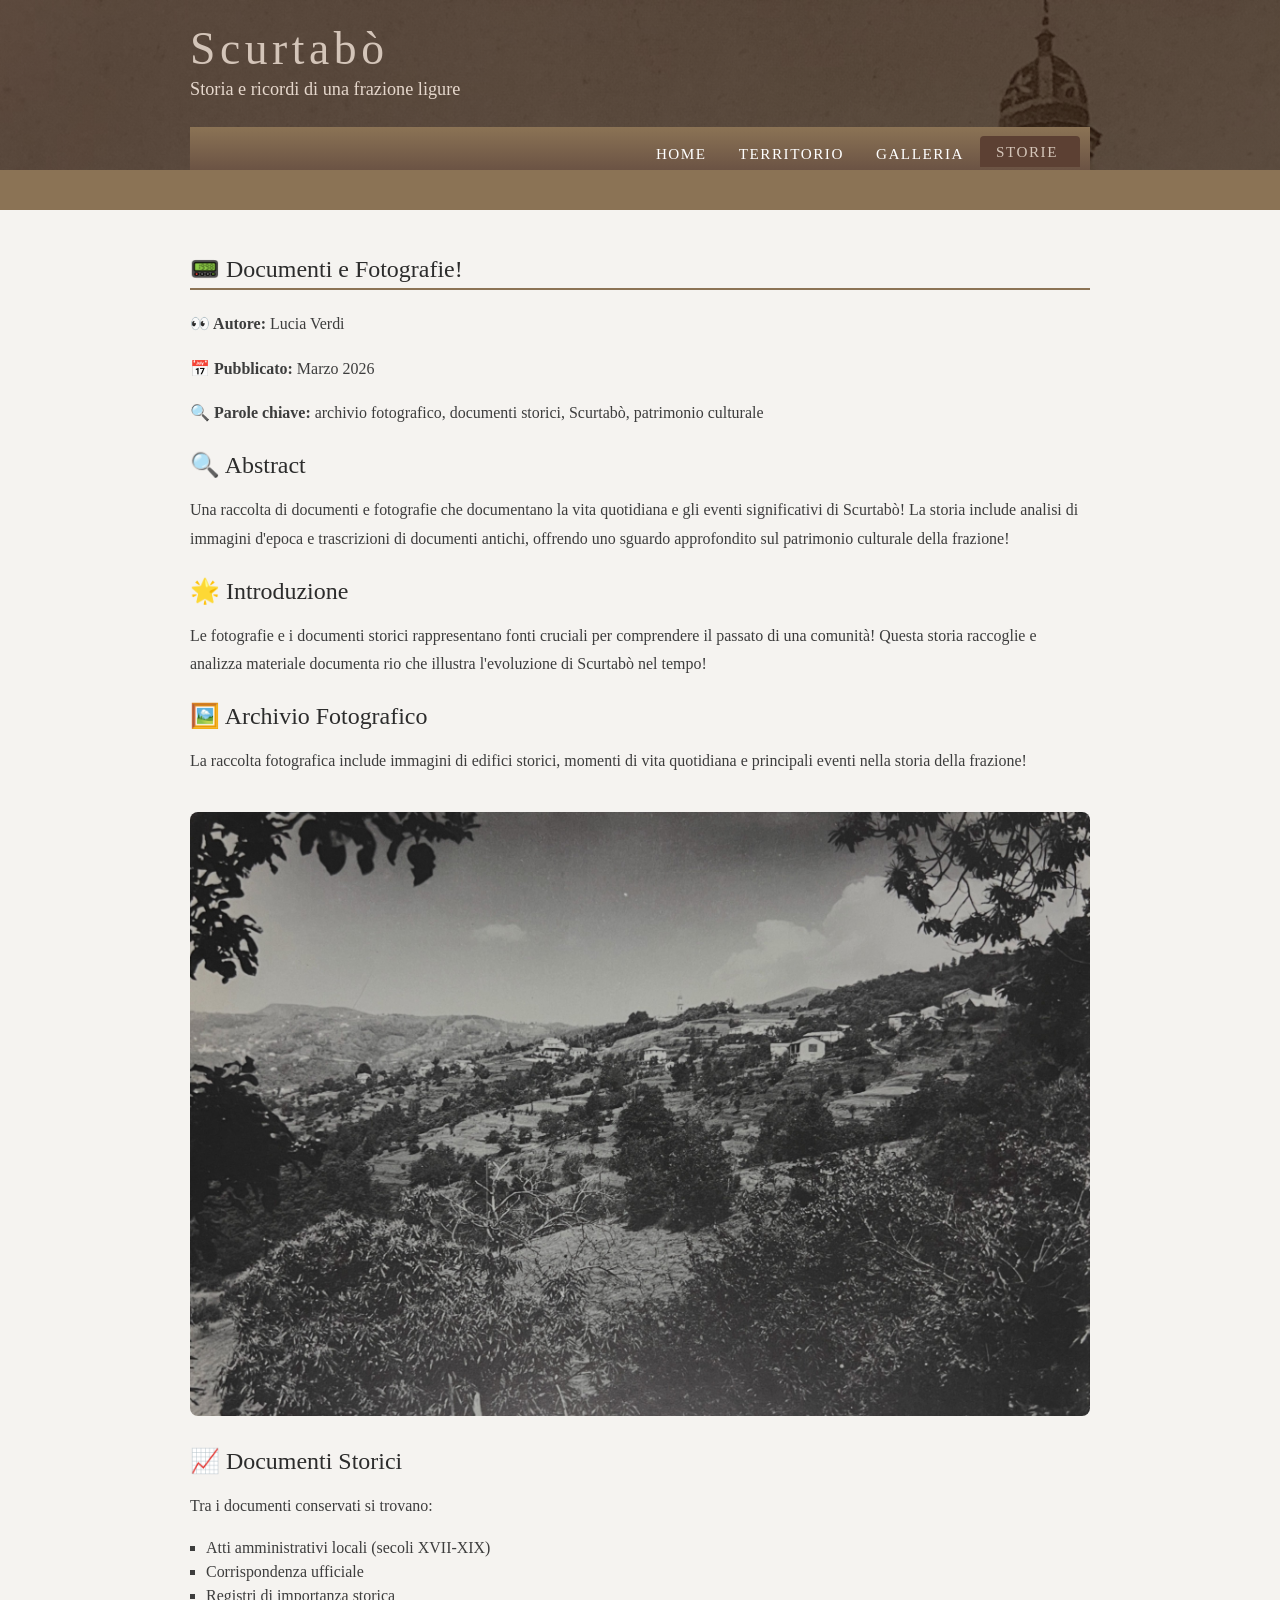
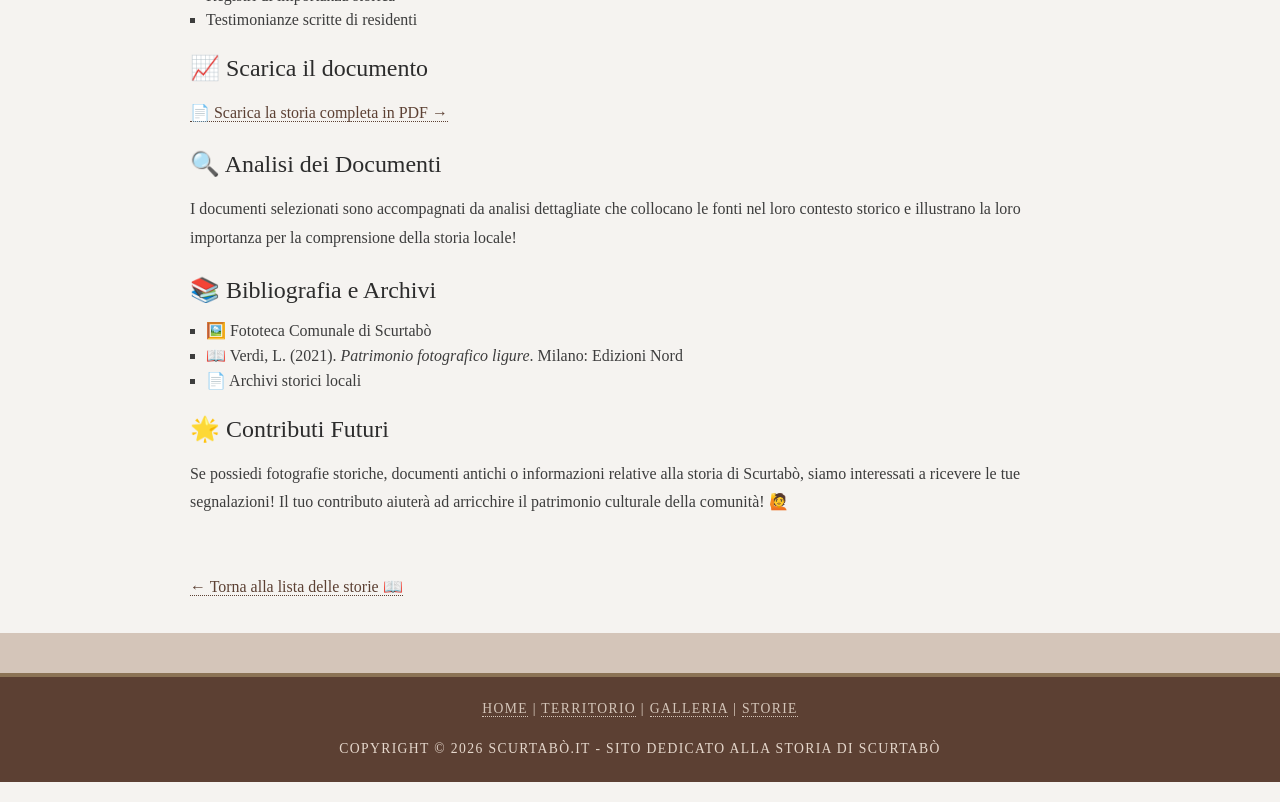
<file: storie/storia2.html>
<!DOCTYPE HTML>
<html lang="it">
<head>
    <meta charset="UTF-8">
    <meta name="viewport" content="width=device-width, initial-scale=1.0">
    <title>Storia 2 – Scurtabò</title>
    <link rel="stylesheet" type="text/css" href="../style.css" />
    
    <!-- Favicon -->
    <link rel="icon" type="image/x-icon" href="../favicon.ico">
    <link rel="icon" type="image/png" sizes="16x16" href="../favicon-16x16.png">
    <link rel="icon" type="image/png" sizes="32x32" href="../favicon-32x32.png">
    <link rel="apple-touch-icon" href="../apple-touch-icon.png">
    <link rel="manifest" href="../site.webmanifest">
</head>

<body>
  <div id="main">
    <div id="header">
      <div id="logo">
        <div id="logo_text">
          <h1><a href="../index.html">Scurtab<span class="logo_colour">ò</span></a></h1>
          <h2>Storia e ricordi di una frazione ligure</h2>
        </div>
      </div>
      <div id="menubar">
        <ul id="menu">
          <li><a href="../index.html">Home</a></li>
          <li><a href="../territorio.html">Territorio</a></li>
          <li><a href="../galleria.html">Galleria</a></li>
          <li class="selected"><a href="index.html">Storie</a></li>
        </ul>
      </div>
    </div>
    <div id="content_header"></div>
    <div id="site_content">
      <div id="content">
        <h1>📟 Documenti e Fotografie!</h1>
        <p><strong>👀 Autore:</strong> Lucia Verdi</p>
        <p><strong>📅 Pubblicato:</strong> Marzo 2026</p>
        <p><strong>🔍 Parole chiave:</strong> archivio fotografico, documenti storici, Scurtabò, patrimonio culturale</p>
        
        <h2>🔍 Abstract</h2>
        <p>Una raccolta di documenti e fotografie che documentano la vita quotidiana e gli eventi significativi di Scurtabò! La storia include analisi di immagini d'epoca e trascrizioni di documenti antichi, offrendo uno sguardo approfondito sul patrimonio culturale della frazione!</p>
        
        <h2>🌟 Introduzione</h2>
        <p>Le fotografie e i documenti storici rappresentano fonti cruciali per comprendere il passato di una comunità! Questa storia raccoglie e analizza materiale documenta rio che illustra l'evoluzione di Scurtabò nel tempo!</p>
        
        <h2>🖼️ Archivio Fotografico</h2>
        <p>La raccolta fotografica include immagini di edifici storici, momenti di vita quotidiana e principali eventi nella storia della frazione!</p>
        
        <div class="sidebar-image">
          <img src="../images/foto-panorama_ridotta.jpg" alt="Foto Panorama" style="max-width: 100%; height: auto; margin: 20px 0; border-radius: 8px;">
        </div>
        
        <h2>📈 Documenti Storici</h2>
        <p>Tra i documenti conservati si trovano:</p>
        <ul>
          <li>Atti amministrativi locali (secoli XVII-XIX)</li>
          <li>Corrispondenza ufficiale</li>
          <li>Registri di importanza storica</li>
          <li>Testimonianze scritte di residenti</li>
        </ul>
        
        <h2>📈 Scarica il documento</h2>
        <p><a href="../pdf/saggio2.pdf" target="_blank">📄 Scarica la storia completa in PDF →</a></p>
        
        <h2>🔍 Analisi dei Documenti</h2>
        <p>I documenti selezionati sono accompagnati da analisi dettagliate che collocano le fonti nel loro contesto storico e illustrano la loro importanza per la comprensione della storia locale!</p>
        
        <h2>📚 Bibliografia e Archivi</h2>
        <ul>
          <li>🖼️ Fototeca Comunale di Scurtabò</li>
          <li>📖 Verdi, L. (2021). <em>Patrimonio fotografico ligure</em>. Milano: Edizioni Nord</li>
          <li>📄 Archivi storici locali</li>
        </ul>
        
        <h2>🌟 Contributi Futuri</h2>
        <p>Se possiedi fotografie storiche, documenti antichi o informazioni relative alla storia di Scurtabò, siamo interessati a ricevere le tue segnalazioni! Il tuo contributo aiuterà ad arricchire il patrimonio culturale della comunità! 🙋</p>
        
        <p style="margin-top: 40px;"><a href="index.html">← Torna alla lista delle storie 📖</a></p>
      </div>
    </div>
    <div id="content_footer"></div>
    <div id="footer">
      <p><a href="../index.html">Home</a> | <a href="../territorio.html">Territorio</a> | <a href="../galleria.html">Galleria</a> | <a href="index.html">Storie</a></p>
      <p>Copyright © 2026 Scurtabò.it - Sito dedicato alla storia di Scurtabò</p>
    </div>
  </div>
</body>

</html>
</file>
<file: style.css>
html{height: 100%; overflow-x: hidden;}

body
{ font-family: "Palatino Linotype", "Book Antiqua", serif, arial, sans-serif;
  padding: 0px;
  margin: 0px;
  font-size: .95em;
  background: #F5F3F0;
  color: #3D3D3D;
  overflow-x: hidden;}

p
{ margin: 0px;
  padding: 0px 0px 16px 0px;
  line-height: 1.8;}

h1, h2, h3, h4
{ font-size: 150%;
  padding: 7px 0px 5px 0px; 
  margin: 0px 0px 12px 0px; 
  font-weight: normal;
  color: #2C2C2C;
  font-family: "Palatino Linotype", "Book Antiqua", serif;}

h1, h3
{ margin: 10px 0px 20px 0px;
  padding: 5px 20px 5px 0px;
  border-bottom: 2px solid #8B7355;}

a, a:hover
{ border-bottom: 1px dotted;
  color: #5C4033;
  text-decoration: none;}

a:hover
{ border-bottom: 1px solid;
  color: #9B8B7E;}

img
{ border: 0px; 
  margin: 0px; 
  padding: 0px;}

a
{ outline: none;}

form
{ padding: 0; 
  margin: 0;}

.left
{ float: left;
  margin-right: 10px;}

.right
{ float: right; 
  margin-left: 10px;}

.center
{ display: block;
  text-align: center;
  margin: 0 auto;}

blockquote
{ margin: 20px 0px 20px 0px; 
  padding: 10px 20px 0px 20px;
  border-left: 4px solid #8B7355;
  background: #FFF;
  padding-left: 20px;}

ul
{ margin: 2px 0px 18px 16px;
  padding: 0px;}

ul li
{ list-style-type: square;
  margin: 0px 0px 6px 0px; 
  padding: 0px;}

ol
{ margin: 8px 0px 0px 24px;
  padding: 0px;}

ol li
{ margin: 0px 0px 11px 0px; 
  padding: 0px;}

#main, #logo, #menubar, #site_content, #footer
{ margin-left: auto; 
  margin-right: auto;
  box-sizing: border-box;}

#header
{ background: linear-gradient(135deg, rgba(60, 40, 30, 0.7) 0%, rgba(40, 25, 15, 0.7) 100%), url(images/foto-chiesa_ridotta.jpg) center/cover no-repeat;
  position: relative;
  background-attachment: fixed;}

#logo
{ width: 100%;
  max-width: 900px;
  height: 127px;
  position: relative;
  background: transparent;
  padding-top: 20px;
  box-sizing: border-box;}

#logo #logo_text 
{ position: absolute; 
  top: 0;
  left: 0;}

#logo h1, #logo h2
{ font: normal 300% 'Palatino Linotype', serif;
  border-bottom: 0;
  text-transform: none;
  margin: 0 0 0 9px;}

#logo_text h1, #logo_text h1 a, #logo_text h1 a:hover 
{ padding: 22px 0 0 0;
  color: #D4C5B9;
  letter-spacing: 0.1em;
  text-decoration: none;}

#logo_text h1 a .logo_colour
{ color: #D4C5B9;}

#logo_text a:hover .logo_colour
{ color: #D4C5B9;}

#logo_text h2
{ font-size: 120%;
  padding: 4px 0 0 0;
  color: #E5D7CC;}

#logo h1, #logo h2
{ margin: 0;
  font-family: "Palatino Linotype", serif;}

#logo h1
{ font-size: 300%;
  padding: 22px 0px 0px 0px;
  color: #FFF;}

#logo h2
{ font-size: 120%;
  padding: 4px 0px 0px 0px;
  color: #E5D7CC;}

#logo a
{ border: none;}

#menubar
{ width: 100%;
  max-width: 900px;
  margin: 0 auto;
  height: auto;
  padding: 4px 10px 0 10px;
  box-sizing: border-box;
  overflow: auto;
  background: linear-gradient(to bottom, #8B7355, #6B5344);
  display: flex;
  justify-content: flex-end;
  flex-wrap: wrap;
} 

ul#menu
{ float: none;
  margin: 0px;
  padding: 0;
  display: flex;
  flex-wrap: wrap;
  justify-content: flex-end;}

ul#menu li
{ float: none;
  margin: 5px 0 0 0;
  padding: 0;
  list-style: none;
  display: inline-block;
}

ul#menu li a
{ letter-spacing: 0.1em;
  font-family: "Palatino Linotype", serif;
  font-size: 100%;
  display: block; 
  float: none; 
  height: 20px;
  text-decoration: none; 
  padding: 9px 16px 5px 16px;
  text-align: center;
  color: #FFF;
  text-transform: uppercase;
  border: none;
  transition: all 0.3s ease;
  white-space: nowrap;
} 

ul#menu li.selected a
{ height: 20px;
  padding: 7px 22px 4px 16px;
  background: #5C4033;
  border-radius: 4px 4px 0 0;}

ul#menu li.selected a, ul#menu li.selected a:hover
{ color: #D4C5B9;
  background: #5C4033;}

ul#menu li a:hover
{ color: #D4C5B9;
  background: rgba(255,255,255,0.1);
  border-radius: 4px;}

#content_header
{ width: 100%;
  height: 40px;
  background: #8B7355;}

#site_content
{ width: 100%;
  margin-top: 10px;
  overflow: hidden;
  padding: 0 20px;
  box-sizing: border-box;} 

#content
{ text-align: left;
  width: 100%;
  max-width: 900px;
  margin: 0 auto;
  padding: 20px 0 15px 0;
  font-size: 1.05em;}

#content_footer
{ width: 100%;
  height: 40px;
  background: #D4C5B9;}

#footer
{ width: 100%;
  font-family: "Palatino Linotype", serif;
  font-size: 90%;
  min-height: 80px;
  padding: 20px 0px 4px 0px;
  margin-bottom: 20px;
  text-align: center; 
  background: #5C4033;
  color: #E5D7CC;
  border-top: 4px solid #8B7355;
  text-transform: uppercase;
  letter-spacing: 0.1em;}

#footer a
{ color: #D4C5B9;
  text-decoration: none;}

#footer a:hover
{ color: #FFF;
  text-decoration: none;}

.search
{ width: 122px;
  border: 1px solid #8B7355;
  padding: 4px;
  color: #5C4033;}

.form_settings
{ margin: 15px 0 0 0;}

.form_settings p
{ padding: 0 0 4px 0;}

.form_settings span
{ float: left; 
  width: 200px; 
  text-align: left;}
  
.form_settings input, .form_settings textarea
{ padding: 5px; 
  width: 299px; 
  font: 100% "Palatino Linotype", serif; 
  border: 1px solid #D4C5B9; 
  background: #FFF; 
  color: #5C4033;}
  
.form_settings .submit
{ font: 100% "Palatino Linotype", serif; 
  border: 1px solid; 
  width: 99px; 
  margin: 0 0 0 212px; 
  height: 33px;
  padding: 2px 0 3px 0;
  cursor: pointer; 
  background: #5C4033; 
  color: #FFF;}

.form_settings textarea, .form_settings select
{ font: 100% "Palatino Linotype", serif; 
  width: 299px;}

.form_settings select
{ width: 310px;}

.form_settings .checkbox
{ margin: 4px 0; 
  padding: 0; 
  width: 14px;
  border: 0;
  background: none;}

.separator
{ width: 100%;
  height: 0;
  border-top: 1px solid #D9D5CF;
  border-bottom: 1px solid #FFF;
  margin: 0 0 20px 0;}
  
table
{ margin: 10px 0 30px 0;}

table tr th, table tr td
{ background: #8B7355;
  color: #FFF;
  padding: 7px 4px;
  text-align: left;}
  
table tr td
{ background: #FFF;
  color: #5C4033;
  border-top: 1px solid #F5F3F0;}

/* Map styles */
#map {
    height: 500px;
    width: 100%;
    margin: 20px 0;
    border: 1px solid #D4C5B9;
}

.locality-card {
    background: white;
    border: 1px solid #D4C5B9;
    border-radius: 8px;
    padding: 20px;
    box-shadow: 0 2px 6px rgba(0,0,0,0.1);
    transition: box-shadow 0.3s ease;
    margin-bottom: 15px;
}

.locality-card:hover {
    box-shadow: 0 4px 12px rgba(0,0,0,0.15);
}

.locality-name {
    font-size: 1.2em;
    font-weight: bold;
    color: #5C4033;
    margin-bottom: 12px;
    font-family: "Palatino Linotype", serif;
}

.locality-description {
    color: #666;    
    font-size: 0.95em;
    line-height: 1.5;
}
</file>
